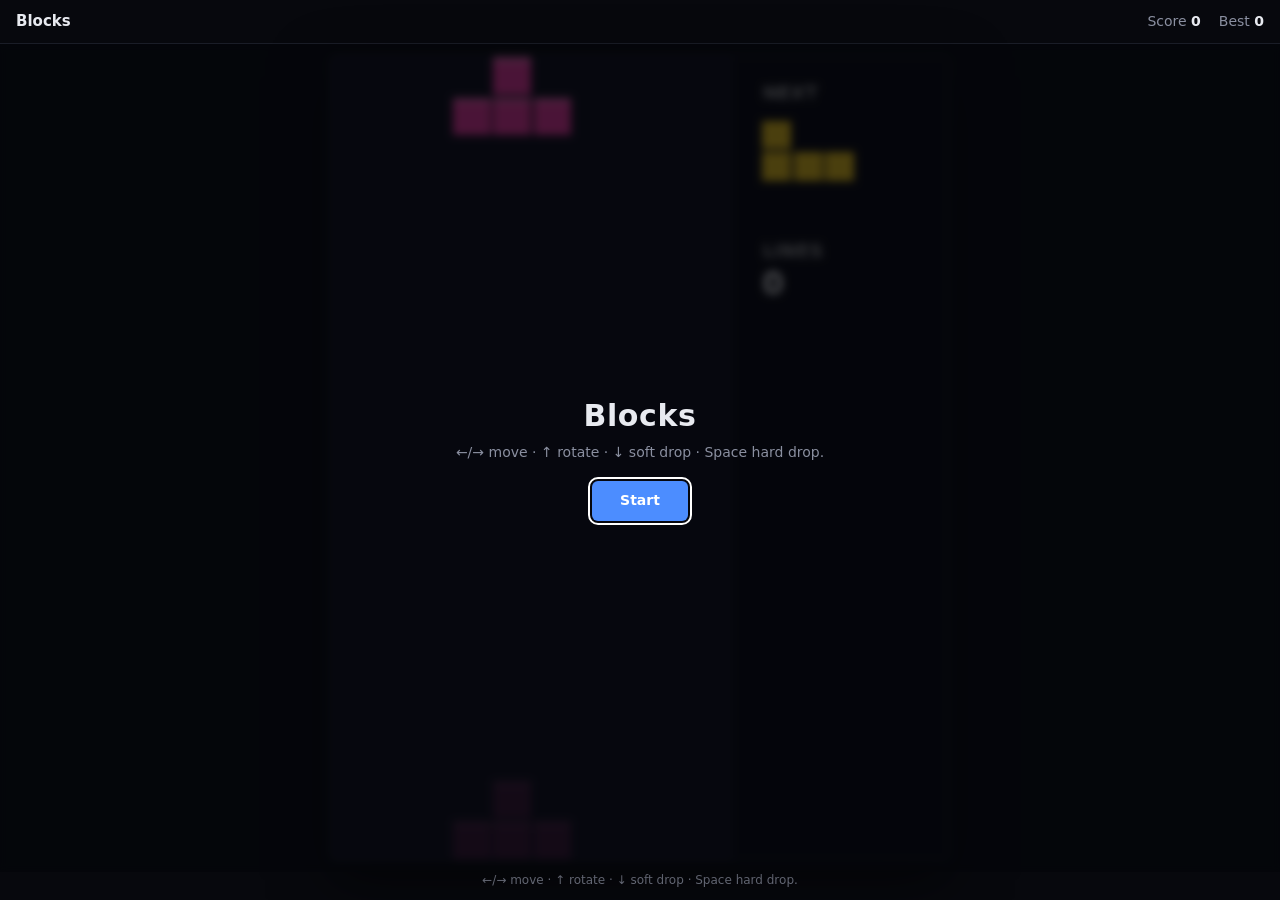
<file: static/games/blocks.html>
<!doctype html>
<html lang="en">
<head>
  <meta charset="utf-8" />
  <meta name="viewport" content="width=device-width, initial-scale=1" />
  <title>Blocks</title>
  <link rel="stylesheet" href="game.css" />
</head>
<body>
  <header><h2 id="title">Blocks</h2><span>Score <b id="score">0</b></span><span>Best <b id="best">0</b></span></header>
  <main><canvas id="game" tabindex="0"></canvas><div id="overlay" hidden></div></main>
  <footer id="help"></footer>
  <script type="module">
    import { Blocks } from './engine.js';
    import { run } from './runner.js';
    run(Blocks, 'blocks');
  </script>
</body>
</html>
</file>
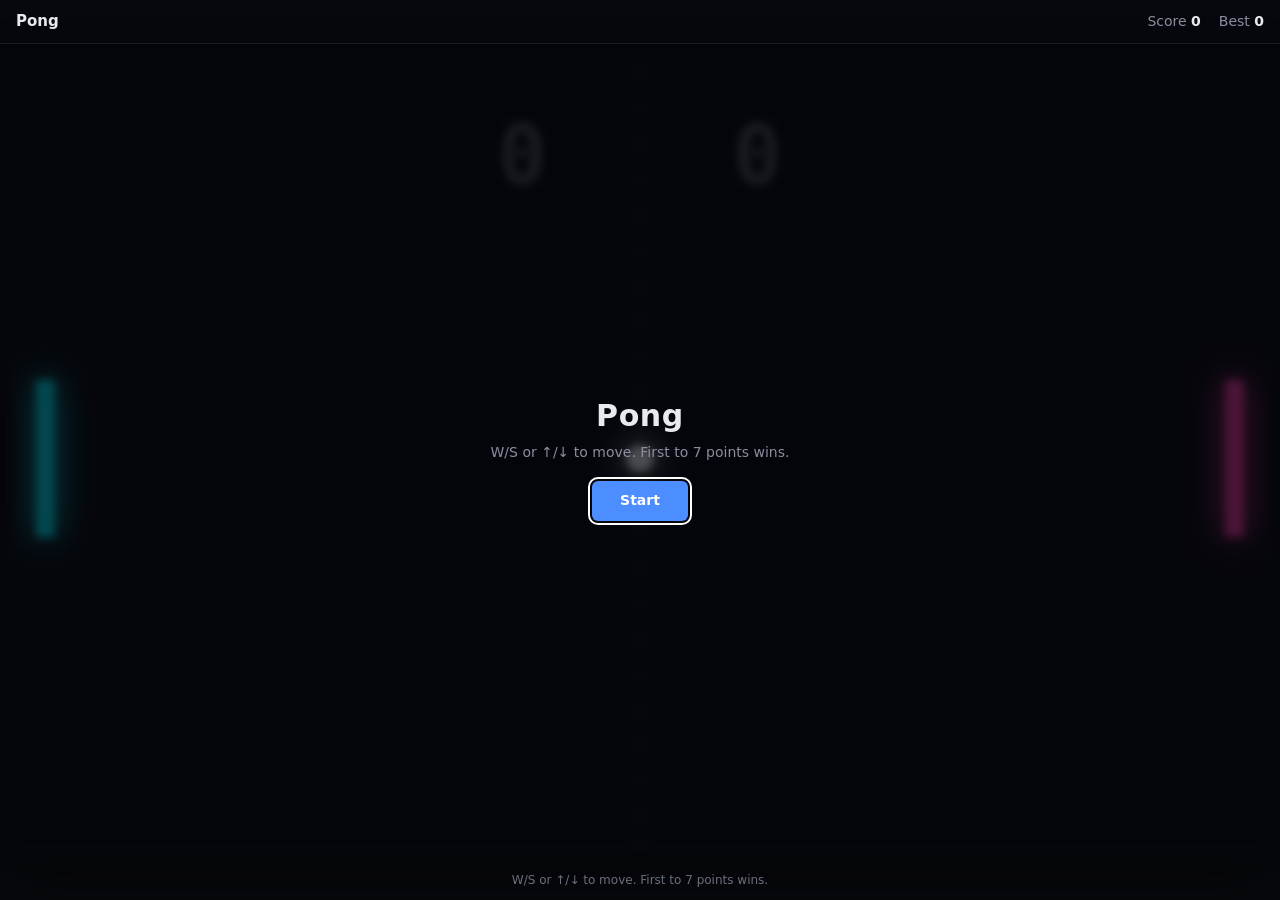
<file: static/games/pong.html>
<!doctype html>
<html lang="en">
<head>
  <meta charset="utf-8" />
  <meta name="viewport" content="width=device-width, initial-scale=1" />
  <title>Pong</title>
  <link rel="stylesheet" href="game.css" />
</head>
<body>
  <header><h2 id="title">Pong</h2><span>Score <b id="score">0</b></span><span>Best <b id="best">0</b></span></header>
  <main><canvas id="game" tabindex="0"></canvas><div id="overlay" hidden></div></main>
  <footer id="help"></footer>
  <script type="module">
    import { Pong } from './engine.js';
    import { run } from './runner.js';
    run(Pong, 'pong');
  </script>
</body>
</html>
</file>
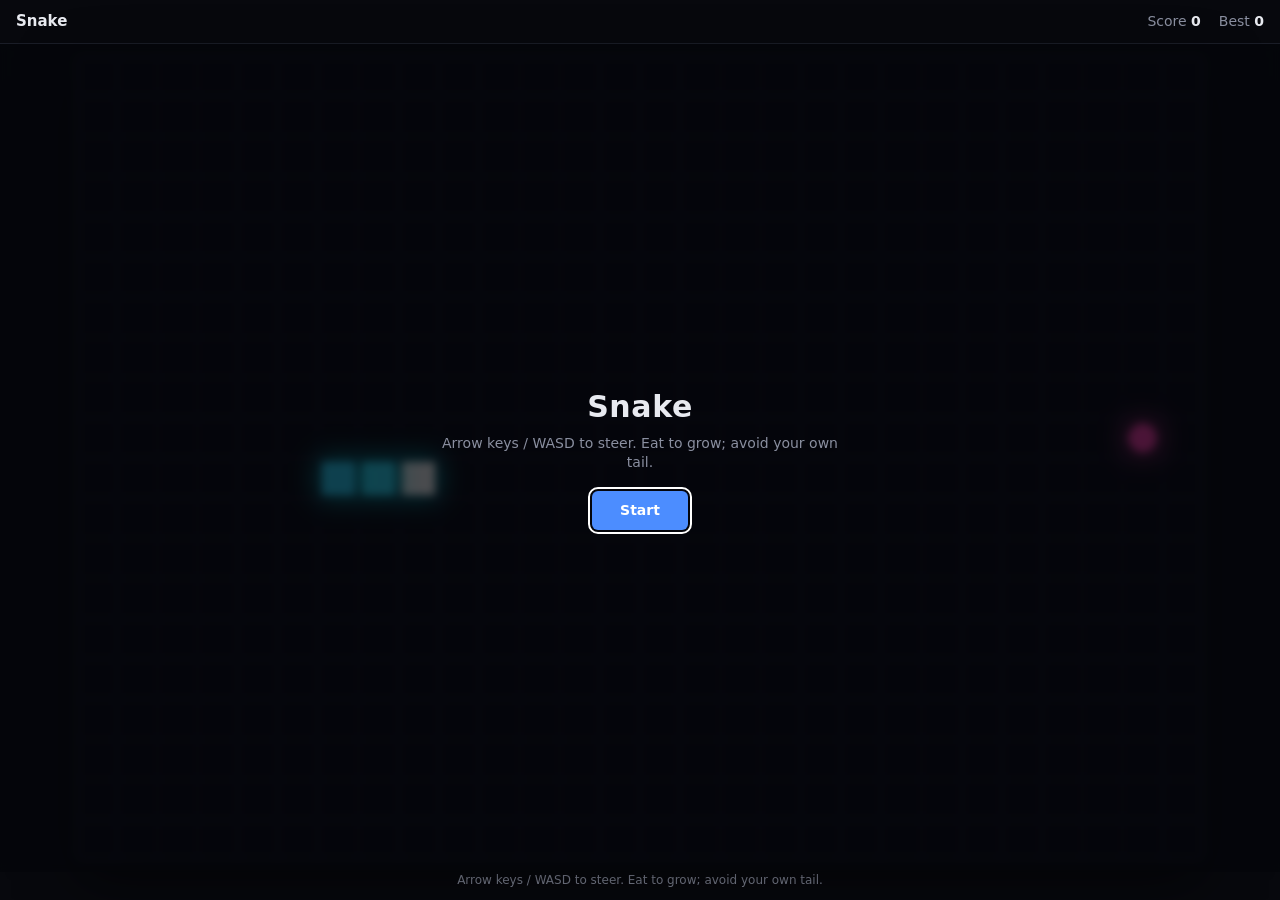
<file: static/games/snake.html>
<!doctype html>
<html lang="en">
<head>
  <meta charset="utf-8" />
  <meta name="viewport" content="width=device-width, initial-scale=1" />
  <title>Snake</title>
  <link rel="stylesheet" href="game.css" />
</head>
<body>
  <header><h2 id="title">Snake</h2><span>Score <b id="score">0</b></span><span>Best <b id="best">0</b></span></header>
  <main><canvas id="game" tabindex="0"></canvas><div id="overlay" hidden></div></main>
  <footer id="help"></footer>
  <script type="module">
    import { Snake } from './engine.js';
    import { run } from './runner.js';
    run(Snake, 'snake');
  </script>
</body>
</html>
</file>
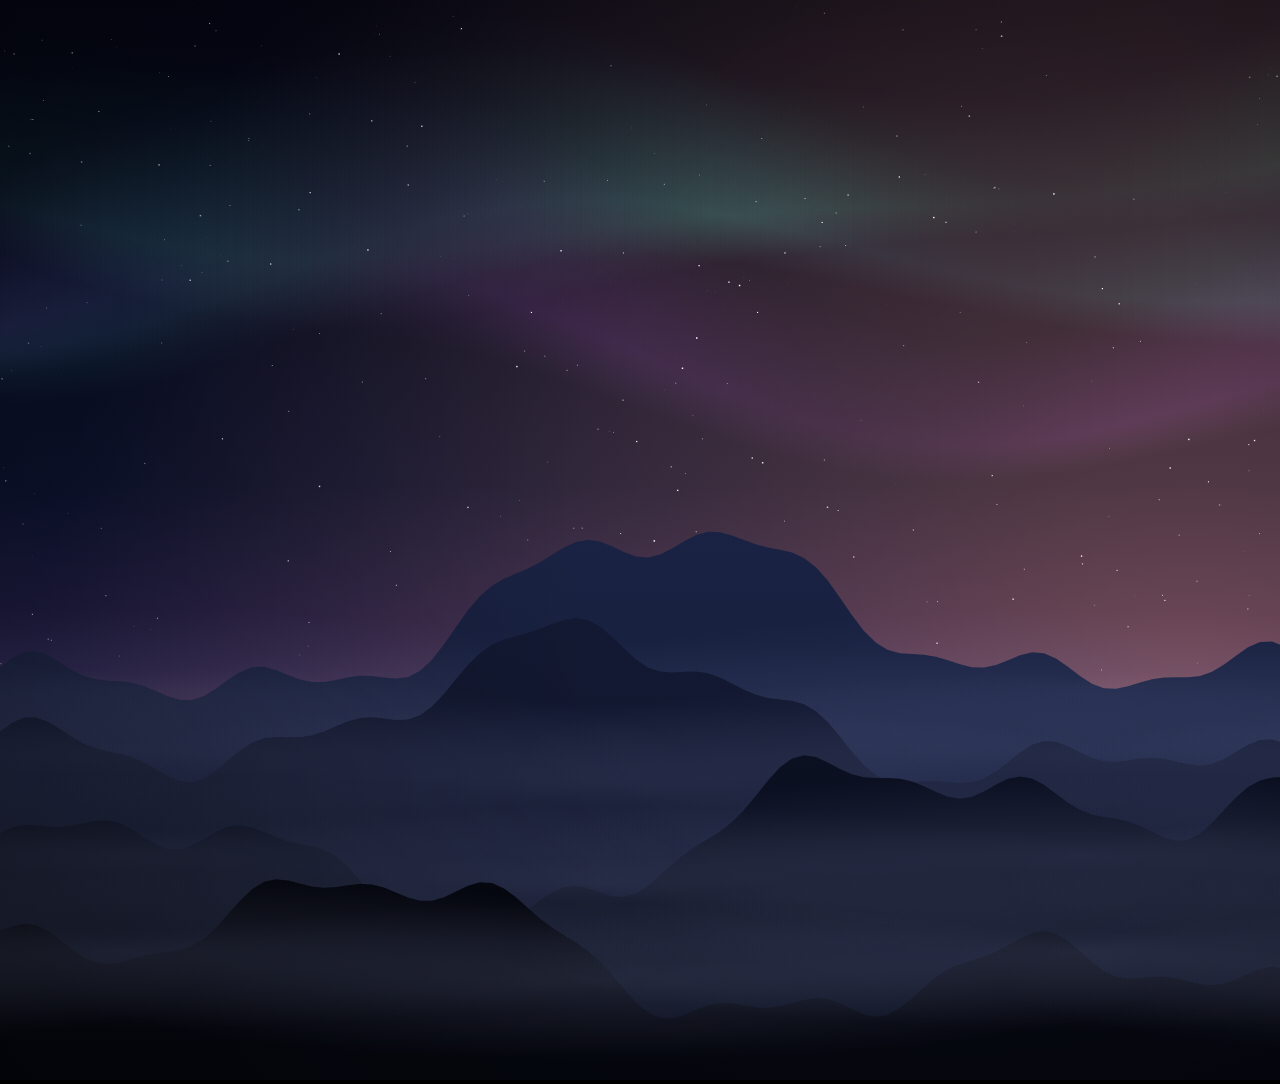
<file: tools/wallpaper/scene.html>
<!doctype html><body style="margin:0;background:#000"><canvas id="c" width="1920" height="1080"></canvas>
<script>
const T = 16; // seconds per seamless loop
const c = document.getElementById('c'), x = c.getContext('2d');
const W = c.width, H = c.height;
let s = 1337; const rnd = () => ((s = (s * 1664525 + 1013904223) >>> 0) / 2 ** 32);
const stars = Array.from({ length: 420 }, () => ({ x: rnd() * W, y: rnd() * H * 0.62, r: rnd() * 1.3 + 0.2, k: 1 + Math.floor(rnd() * 3), p: rnd() * 6.28 }));
function ridge(seed, base, amp, rough) {
  let a = seed; const r = () => ((a = (a * 1103515245 + 12345) >>> 0) / 2 ** 32);
  const pts = []; const n = 160; const oct = [r(), r(), r(), r()];
  for (let i = 0; i <= n; i++) {
    const u = i / n;
    let y = Math.sin(u * 6.28 * 1.3 + oct[0] * 6) * 0.5 + Math.sin(u * 6.28 * 3.1 + oct[1] * 6) * 0.28 * rough + Math.sin(u * 6.28 * 7.7 + oct[2] * 6) * 0.12 * rough + Math.sin(u * 6.28 * 17 + oct[3] * 6) * 0.05 * rough;
    pts.push([u * W, base - y * amp]);
  }
  return pts;
}
const layers = [
  { pts: ridge(11, H * 0.60, 150, 1.0), col: ['#1b2447', '#141a33'] },
  { pts: ridge(23, H * 0.68, 120, 1.2), col: ['#141b36', '#0f1428'] },
  { pts: ridge(37, H * 0.77, 110, 1.4), col: ['#0d1226', '#0a0e1d'] },
  { pts: ridge(51, H * 0.88, 90, 1.6), col: ['#070a16', '#05070f'] },
];
function draw(t) {
  const ph = (t / T) * Math.PI * 2;
  const sky = x.createLinearGradient(0, 0, 0, H);
  sky.addColorStop(0, '#040614'); sky.addColorStop(0.45, '#0d1433'); sky.addColorStop(0.62, '#2a2350'); sky.addColorStop(0.72, '#5b3a5e');
  x.fillStyle = sky; x.fillRect(0, 0, W, H);
  // horizon glow
  const g = x.createRadialGradient(W * 0.62, H * 0.66, 0, W * 0.62, H * 0.66, W * 0.6);
  g.addColorStop(0, 'rgba(255,150,110,0.35)'); g.addColorStop(1, 'rgba(255,150,110,0)');
  x.fillStyle = g; x.fillRect(0, 0, W, H);
  for (const st of stars) { x.globalAlpha = 0.35 + 0.65 * (0.5 + 0.5 * Math.sin(ph * st.k + st.p)); x.fillStyle = '#fff'; x.fillRect(st.x, st.y, st.r, st.r); }
  x.globalAlpha = 1;
  // aurora curtains
  x.globalCompositeOperation = 'lighter';
  for (let band = 0; band < 3; band++) {
    const hue = [150, 175, 285][band];
    for (let i = 0; i < W; i += 6) {
      const u = i / W;
      const yc = H * (0.2 + band * 0.07) + Math.sin(u * 7 + ph + band * 2) * 60 + Math.sin(u * 13 - ph * 2 + band) * 22;
      const hgt = 170 + Math.sin(u * 9 + ph * (band + 1)) * 70;
      const a = 0.05 + 0.05 * (0.5 + 0.5 * Math.sin(u * 20 + ph * 3 + band));
      const gr = x.createLinearGradient(0, yc - hgt, 0, yc + 40);
      gr.addColorStop(0, `hsla(${hue},90%,60%,0)`); gr.addColorStop(0.75, `hsla(${hue},90%,62%,${a})`); gr.addColorStop(1, `hsla(${hue},90%,70%,0)`);
      x.fillStyle = gr; x.fillRect(i, yc - hgt, 6, hgt + 40);
    }
  }
  x.globalCompositeOperation = 'source-over';
  // mountains + drifting fog (fog offset wraps exactly once per loop)
  layers.forEach((L, li) => {
    const gr = x.createLinearGradient(0, H * 0.4, 0, H); gr.addColorStop(0, L.col[0]); gr.addColorStop(1, L.col[1]);
    x.fillStyle = gr; x.beginPath(); x.moveTo(0, H);
    for (const [px, py] of L.pts) x.lineTo(px, py);
    x.lineTo(W, H); x.fill();
    const off = ((t / T) * W * (li % 2 ? -1 : 1) % W + W) % W;
    for (const dx of [-W, 0, W]) {
      const fx = off + dx;
      for (let k = 0; k < 4; k++) {
        const cx = fx + k * W / 4 + 120, cy = L.pts[0][1] + 20 + (k % 2) * 30;
        x.save(); x.translate(cx, cy); x.scale(1, 0.14);
        const fog = x.createRadialGradient(0, 0, 0, 0, 0, 560);
        const a = 0.10 + li * 0.03;
        fog.addColorStop(0, `rgba(150,160,215,${a})`); fog.addColorStop(0.6, `rgba(150,160,215,${a * 0.4})`); fog.addColorStop(1, 'rgba(150,160,215,0)');
        x.fillStyle = fog; x.fillRect(-560, -560, 1120, 1120); x.restore();
      }
    }
  });
  // vignette
  const v = x.createRadialGradient(W / 2, H / 2, H * 0.35, W / 2, H / 2, W * 0.75);
  v.addColorStop(0, 'rgba(0,0,0,0)'); v.addColorStop(1, 'rgba(0,0,0,0.55)');
  x.fillStyle = v; x.fillRect(0, 0, W, H);
}
window.drawAt = draw;
window.record = () => new Promise((resolve) => {
  const stream = c.captureStream(30);
  const rec = new MediaRecorder(stream, { mimeType: 'video/webm;codecs=vp9', videoBitsPerSecond: 3_500_000 });
  const chunks = []; rec.ondataavailable = (e) => chunks.push(e.data);
  rec.onstop = async () => { const b = new Blob(chunks, { type: 'video/webm' }); const buf = new Uint8Array(await b.arrayBuffer()); let s = ''; for (let i = 0; i < buf.length; i += 0x8000) s += String.fromCharCode(...buf.subarray(i, i + 0x8000)); resolve(btoa(s)); };
  const t0 = performance.now();
  rec.start(1000);
  const loop = () => { const t = (performance.now() - t0) / 1000; draw(Math.min(t, T)); if (t < T) requestAnimationFrame(loop); else setTimeout(() => rec.stop(), 50); };
  loop();
});
draw(0);
</script>
</file>
<file: static/games/game.css>
:root { --bg: #07080d; --fg: #e8eaf0; --muted: #8a8fa0; --accent: #4c8dff; color-scheme: dark; }
* { box-sizing: border-box; }
html, body { margin: 0; height: 100%; background: var(--bg); color: var(--fg); font: 14px/1.4 "Segoe UI", system-ui, sans-serif; overflow: hidden; }
header { display: flex; align-items: center; gap: 18px; height: 44px; padding: 0 16px; border-bottom: 1px solid #1a1d27; }
header h2 { margin: 0; font-size: 15px; font-weight: 600; flex: 1; }
header span { color: var(--muted); font-variant-numeric: tabular-nums; }
header b { color: var(--fg); }
main { position: relative; height: calc(100% - 44px - 28px); display: grid; place-items: center; }
canvas { border-radius: 6px; box-shadow: 0 0 0 1px #1d2130, 0 20px 60px rgba(0,0,0,.6); outline: none; image-rendering: pixelated; }
footer { height: 28px; text-align: center; color: var(--muted); font-size: 12px; }
#overlay { position: absolute; inset: 0; display: grid; place-content: center; justify-items: center; gap: 6px; background: rgba(5,6,10,.72); backdrop-filter: blur(4px); text-align: center; }
#overlay h1 { margin: 0; font-size: 30px; font-weight: 600; letter-spacing: .02em; }
#overlay p { margin: 0 0 12px; color: var(--muted); max-width: 420px; }
#overlay button { font: inherit; font-weight: 600; padding: 10px 28px; border-radius: 6px; border: 0; background: var(--accent); color: #fff; cursor: pointer; }
#overlay button:focus-visible { outline: 2px solid #fff; outline-offset: 2px; }
</file>
